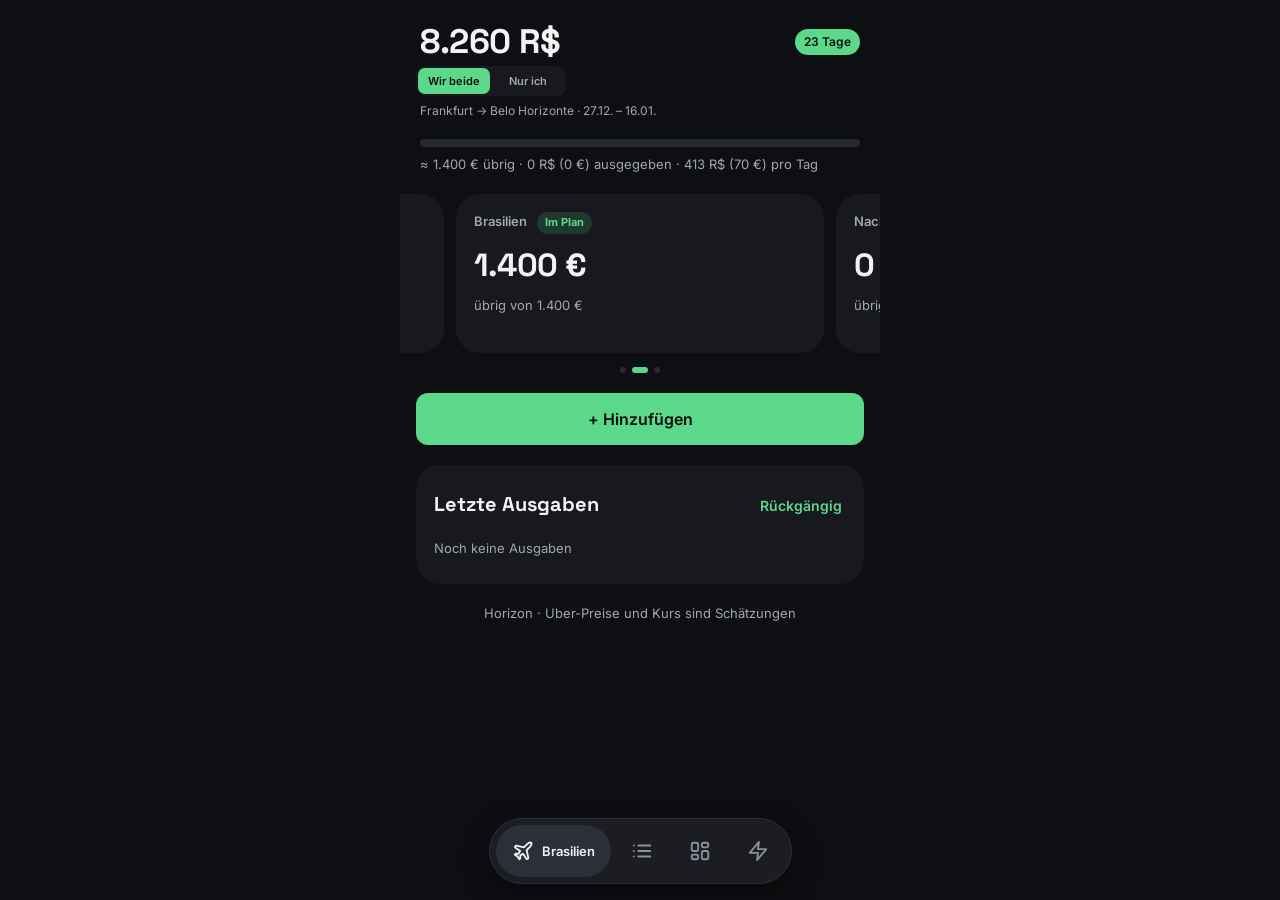
<file: index.html>
<!DOCTYPE html>
<html lang="de">
<head>
<meta charset="utf-8">
<meta name="viewport" content="width=device-width, initial-scale=1, viewport-fit=cover">
<meta name="apple-mobile-web-app-capable" content="yes">
<meta name="apple-mobile-web-app-status-bar-style" content="black-translucent">
<meta name="apple-mobile-web-app-title" content="Horizon">
<meta name="theme-color" content="#0E0F12">
<title>Horizon</title>
<link rel="apple-touch-icon" href="[data-uri]">
<link rel="preconnect" href="https://fonts.googleapis.com">
<link href="https://fonts.googleapis.com/css2?family=Inter:wght@400;500;600;700&family=Space+Grotesk:wght@500;600;700&display=swap" rel="stylesheet">
<style>
:root{color-scheme:dark;--bg:#0E0F12;--card:#17191E;--line:#23262D;--track:#262931;--ink:#F2F3F5;--mute:#A3A7B0;--dim:#8B909A;--g:#5BD88A;--y:#F5C542;--b:#6CB8FF;--r:#FF7A6B}
*{box-sizing:border-box;min-width:0}
html,body{margin:0;background:var(--bg);color:var(--ink);font:16px/1.45 Inter,system-ui,sans-serif;overflow-x:clip;-webkit-tap-highlight-color:transparent}
.wrap{max-width:480px;margin:0 auto;padding:calc(env(safe-area-inset-top) + 24px) 16px calc(env(safe-area-inset-bottom) + 120px);display:flex;flex-direction:column;gap:20px}
.page{display:none;flex-direction:column;gap:20px}.page.on{display:flex}
.num{font-family:'Space Grotesk',sans-serif;font-weight:700;letter-spacing:-.5px}
.muted{color:var(--mute);font-size:13px}
h1{margin:0;font:700 34px/1.05 'Space Grotesk',sans-serif;letter-spacing:-.5px}
h2{margin:0;font:700 20px/1.2 'Space Grotesk',sans-serif}
.pill{background:var(--g);color:#0E0F12;font-weight:600;font-size:13px;padding:6px 10px;border-radius:999px;white-space:nowrap}
.card{background:var(--card);border-radius:24px;padding:18px}
.bar{height:8px;background:var(--track);border-radius:4px;overflow:hidden}.bar>i{display:block;height:100%;background:var(--g);border-radius:4px;transition:width .4s}
.row{display:flex;justify-content:space-between;align-items:baseline;gap:10px}
.head{display:flex;justify-content:space-between;align-items:center;padding:0 4px;gap:8px}
.grp{font-size:13px!important;display:flex;justify-content:space-between;align-items:center;width:100%;background:none;border:0;color:var(--dim);font:600 12px Inter,sans-serif;letter-spacing:.4px;padding:14px 0 2px;min-height:40px;cursor:pointer;text-align:left}
.item{display:block;width:100%;text-align:left;background:none;border:0;border-bottom:1px solid var(--line);color:inherit;font:inherit;padding:12px 0;cursor:pointer;min-height:44px}
.item:last-child{border-bottom:0}
.item .bar{height:5px;margin-top:8px}
.amt{font-weight:600;white-space:nowrap}
.grid{display:grid;grid-template-columns:repeat(2,minmax(0,1fr));gap:12px}
.w{background:var(--card);border-radius:24px;padding:16px;min-height:164px;display:flex;flex-direction:column;justify-content:space-between;gap:8px}
.w.wide{grid-column:span 2;min-height:0}
.btn{background:var(--track);border:0;border-radius:12px;color:var(--ink);font:600 14px Inter,sans-serif;min-height:44px;padding:0 14px;cursor:pointer}
.btn.pri{background:var(--g);color:#0E0F12}.btn.del{background:none;color:var(--r)}
.link{background:none;border:0;color:var(--g);font:600 14px Inter,sans-serif;min-height:44px;cursor:pointer;padding:0 4px}
button:focus-visible,input:focus-visible,select:focus-visible{outline:2px solid var(--b);outline-offset:2px}
.bars{display:flex;align-items:flex-end;gap:10px;height:130px}
.bars>div{flex:1;display:flex;flex-direction:column;justify-content:flex-end;align-items:center;gap:6px;height:100%}
.col{width:100%;position:relative;border-radius:8px 8px 4px 4px;background:var(--track);overflow:hidden}
.col>i{position:absolute;left:0;right:0;bottom:0;border-radius:inherit}
.lbls{display:flex;gap:10px}.lbls span{flex:1;text-align:center;font-size:11px;color:var(--dim);overflow:hidden;text-overflow:ellipsis;white-space:nowrap}
.sheet{position:fixed;inset:0;background:rgba(0,0,0,.55);display:none;align-items:flex-end;justify-content:center;z-index:20}
.sheet.on{display:flex}
.panel{background:#1C1E24;width:100%;max-width:480px;max-height:88vh;overflow:auto;border-radius:24px 24px 0 0;padding:20px 18px calc(env(safe-area-inset-bottom) + 20px);display:flex;flex-direction:column;gap:14px}
label{font-size:13px;color:var(--mute);display:flex;flex-direction:column;gap:6px}
input,select{background:var(--track);border:0;border-radius:12px;color:var(--ink);font:500 16px Inter,sans-serif;padding:12px 14px;min-height:48px;width:100%}
input[type=number]{font:600 20px 'Space Grotesk',sans-serif}
.two{display:grid;grid-template-columns:repeat(2,minmax(0,1fr));gap:10px}
.chips{display:flex;gap:8px;flex-wrap:wrap}
.log div,.line{display:flex;justify-content:space-between;gap:10px;font-size:14px;padding:8px 0;border-bottom:1px solid var(--line)}
.log div:last-child,.line:last-child{border-bottom:0}
.tog{display:flex;align-items:center;gap:10px;background:none;border:0;color:inherit;font:inherit;padding:0;cursor:pointer;min-height:44px;text-align:left}
.box{width:22px;height:22px;border-radius:7px;border:2px solid var(--dim);display:grid;place-items:center;flex:none}
.box.on{background:var(--g);border-color:var(--g)}
.dock{position:fixed;left:50%;transform:translateX(-50%);bottom:calc(env(safe-area-inset-bottom) + 16px);display:flex;gap:4px;padding:6px;background:rgba(30,32,38,.88);backdrop-filter:blur(18px);-webkit-backdrop-filter:blur(18px);border:1px solid #2C2F37;border-radius:999px;box-shadow:0 10px 30px rgba(0,0,0,.45);z-index:10}
.dock button{display:flex;flex-direction:column;align-items:center;gap:2px;background:none;border:0;color:var(--dim);font:600 11px Inter,sans-serif;width:68px;min-height:52px;border-radius:999px;cursor:pointer;justify-content:center}
.dock button.on{background:#2C2F37;color:var(--ink)}
.dock svg{width:22px;height:22px}
.toast{position:fixed;left:50%;bottom:calc(env(safe-area-inset-bottom) + 92px);transform:translateX(-50%);background:#2A2D35;padding:10px 16px;border-radius:999px;font-size:14px;display:none;z-index:30;white-space:nowrap}
.neg{color:var(--r)!important}
.sw{display:flex;flex-wrap:wrap;gap:10px;margin-top:8px}.sw button{width:36px;height:36px;border-radius:50%;border:3px solid transparent;cursor:pointer;padding:0}.sw button[aria-checked=true]{border-color:var(--ink);box-shadow:0 0 0 2px var(--bg) inset}
.grab{width:40px;height:5px;border-radius:3px;background:#3A3D46;margin:-8px auto 2px;flex:none}
.sheet.on .panel{animation:up .25s ease}@keyframes up{from{transform:translateY(100%)}to{transform:none}}
@media (prefers-reduced-motion:reduce){.sheet.on .panel{animation:none}}
.amt{text-align:right}.eq{display:block;font-size:11px;font-weight:500;color:var(--dim)}
.cl{border-bottom:1px solid var(--line)}.cl:last-child{border-bottom:0}
.sub{display:flex;justify-content:space-between;gap:10px;font-size:14px;color:var(--mute);padding:6px 0 6px 20px}
.sub:last-child{padding-bottom:12px}
.prow{display:grid;grid-template-columns:minmax(0,1.6fr) minmax(0,1fr) 40px;gap:8px;margin-top:8px;align-items:center}
.gh{display:flex;align-items:center;gap:4px}.gh .grp{flex:1}
.grp>span:first-child{display:flex;align-items:center;gap:6px}
.ged{background:none;border:0;color:var(--dim);width:40px;min-height:40px;border-radius:10px;cursor:pointer;display:grid;place-items:center;margin-top:10px}
.chev{transition:transform .25s}.chev.up{transform:rotate(-90deg)}
.gi{display:grid;grid-template-rows:1fr;transition:grid-template-rows .3s ease}.gi>div{overflow:hidden}.gi.shut{grid-template-rows:0fr}
@media (prefers-reduced-motion:reduce){.gi,.chev{transition:none}}
.vt{display:inline-grid;grid-template-columns:1fr 1fr;gap:2px;background:var(--card);padding:2px;border-radius:9px;align-self:flex-start}
.vt button{background:none;border:0;color:var(--mute);font:600 11px Inter,sans-serif;min-height:26px;padding:0 10px;border-radius:7px;cursor:pointer;position:relative}.vt button::after{content:'';position:absolute;inset:-9px -2px}
.vt button.on{background:var(--g);color:#0E0F12}
.more{border-top:1px solid var(--line);padding-top:6px}.more summary{color:var(--mute);font-size:14px;cursor:pointer;min-height:40px;display:flex;align-items:center;list-style:none}.more summary::after{content:' ▾'}
.btn.armed{background:var(--r);color:#0E0F12}
.tag{font-size:11px;font-weight:600;color:var(--mute);background:var(--track);padding:2px 7px;border-radius:999px;margin-left:6px}
.seg{display:grid;grid-template-columns:repeat(3,minmax(0,1fr));gap:4px;background:var(--card);padding:4px;border-radius:14px}
.seg button{background:none;border:0;color:var(--mute);font:600 13px Inter,sans-serif;min-height:40px;border-radius:10px;cursor:pointer}
.seg button.on{background:var(--track);color:var(--ink)}
.segp{display:none;flex-direction:column;gap:12px}.segp.on{display:flex}
.ph{display:block;width:100%;background:none;border:0;border-bottom:1px solid var(--line);color:inherit;font:inherit;text-align:left;padding:12px 0;cursor:pointer}
.ph:last-child{border-bottom:0}.ph .bar{height:5px;margin-top:8px}
@media (prefers-reduced-motion:reduce){.bar>i{transition:none}}
</style>
</head>
<body>
<div class="wrap">
  <section class="page" id="p-start">
    <header style="display:flex;flex-direction:column;gap:6px">
      <span class="muted" id="today"></span>
      <div class="row" style="align-items:flex-end"><h1>Brasil 2026</h1><span class="pill" id="count"></span></div>
      <div class="vt"><button data-view="both">Wir beide</button><button data-view="me">Nur ich</button></div>
      <span class="muted" style="font-size:14px">Frankfurt → Belo Horizonte · 27.12. – 16.01.</span>
    </header>
    <div class="card" style="display:flex;flex-direction:column;gap:12px">
      <div class="row"><span class="muted" style="font-weight:500">Reisebudget übrig</span><span class="muted" id="eur"></span></div>
      <div style="display:flex;align-items:baseline;gap:8px"><span class="num" style="font-size:40px" id="left"></span><span class="muted" style="font-size:18px;font-weight:600">R$</span></div>
      <div class="bar"><i id="totbar"></i></div>
      <span class="muted" id="totline"></span>
    </div>
    <div class="card" id="phases"></div>
    <button class="btn pri" id="qOpen" aria-expanded="false" style="min-height:52px;font-size:16px">+ Hinzufügen</button>
    <div class="card" id="qCard" style="display:none">
      <h2 style="margin-bottom:12px">Ausgabe eintragen</h2>
      <form id="quick" style="display:flex;flex-direction:column;gap:10px">
        <label>Eintrag<select id="qItem"></select></label>
        <label><span id="qCur">Betrag in R$</span><span class="muted" id="qConv" style="order:3"></span><input id="qAmt" type="number" inputmode="decimal" step="0.01" min="0" placeholder="0"></label>
        <div class="two"><button type="button" class="btn" id="qClose">Abbrechen</button><button class="btn pri">+ Hinzufügen</button></div>
      </form>
    </div>
    <div class="card"><div class="row" style="margin-bottom:4px"><h2>Letzte Ausgaben</h2><button class="link" id="undo">Rückgängig</button></div><div class="log" id="recent"></div></div>
  </section>

  <section class="page" id="p-budget">
    <div class="head"><h1>Budget</h1><span class="muted" id="bTotal"></span></div>
    <div class="vt"><button data-view="both">Wir beide</button><button data-view="me">Nur ich</button></div>
    <div class="seg" role="tablist"><button data-seg="pre">Vor der Reise</button><button data-seg="br">Brasilien</button><button data-seg="post">Nach der Reise</button></div>
    <div class="segp" id="s-pre">
      <div class="card" style="padding:4px 16px 8px" id="preList"></div>
      <button class="btn" id="addPre">+ Eintrag</button>
    </div>
    <div class="segp" id="s-br">
      <div class="card" style="padding:4px 16px 8px" id="list"></div>
      <div class="two"><button class="btn" id="addItem">+ Eintrag</button><button class="btn" id="addGroup">+ Gruppe</button></div>
      <label style="padding:0 4px">Wechselkurs (R$ pro €)<input id="rate" type="number" inputmode="decimal" step="0.01" min="1"></label>
    </div>
    <div class="segp" id="s-post">
      <div class="card"><div class="row"><h2>Kosten bis Februar</h2><button class="link" id="addCost">+ Eintrag</button></div><p class="muted" style="margin:4px 0 6px">Betrag × Monate, in €</p><div id="costList"></div></div>
    </div>
    <p class="muted" style="margin:0;padding:0 4px">Tippe auf einen Eintrag, um ihn zu bearbeiten.</p>
  </section>

  <section class="page" id="p-over">
    <div class="head"><h1>Übersicht</h1></div>
    <div class="grid">
      <div class="w wide"><div class="row"><span class="muted" style="font-weight:500">Ausgegeben je Gruppe</span><span class="muted">R$</span></div><div class="bars" id="bars"></div><div class="lbls" id="lbls"></div></div>
      <div class="w" id="wDay"></div>
      <div class="w" id="wBuffer"></div>
      <div class="w" id="wSmoke"></div>
      <div class="w" id="wMonth"></div>
      <div class="w wide" id="wTop"></div>
    </div>
  </section>

  <section class="page" id="p-save">
    <div class="head"><h1>Sparen</h1></div>
    <div class="card" id="smokeCard"></div>
    <div class="card" id="bufCard"></div>
    <div class="card"><div class="row"><h2>Geld bis Februar</h2><button class="link" id="addInc">+ Eintrag</button></div><p class="muted" style="margin:4px 0 6px">Nur abgehakte Einträge zählen.</p><div id="incList"></div></div>
    <div class="card"><h2>Backup</h2><p class="muted" style="margin:4px 0 12px">Deine Daten liegen nur auf diesem iPhone. Sichere sie ab und zu.</p><div class="two"><button class="btn" id="exp">Exportieren</button><label class="btn" style="display:grid;place-items:center;color:var(--ink);font:600 14px Inter,sans-serif;cursor:pointer">Importieren<input type="file" id="imp" accept="application/json,.json" style="display:none"></label></div></div>
  </section>
  <p class="muted" style="text-align:center;margin:0">Horizon · Uber-Preise und Kurs sind Schätzungen</p>
</div>

<nav class="dock" aria-label="Seiten">
  <button data-tab="start"><svg viewBox="0 0 24 24" fill="none" stroke="currentColor" stroke-width="2" stroke-linecap="round" stroke-linejoin="round" aria-hidden="true"><path d="M3 11l9-7 9 7v9a1 1 0 0 1-1 1h-5v-6H9v6H4a1 1 0 0 1-1-1z"/></svg>Brasilien</button>
  <button data-tab="budget"><svg viewBox="0 0 24 24" fill="none" stroke="currentColor" stroke-width="2" stroke-linecap="round" aria-hidden="true"><path d="M8 6h13M8 12h13M8 18h13M3 6h.01M3 12h.01M3 18h.01"/></svg>Budget</button>
  <button data-tab="over"><svg viewBox="0 0 24 24" fill="none" stroke="currentColor" stroke-width="2" stroke-linecap="round" stroke-linejoin="round" aria-hidden="true"><rect x="3" y="3" width="7" height="9" rx="2"/><rect x="14" y="3" width="7" height="5" rx="2"/><rect x="14" y="12" width="7" height="9" rx="2"/><rect x="3" y="16" width="7" height="5" rx="2"/></svg>Übersicht</button>
  <button data-tab="save"><svg viewBox="0 0 24 24" fill="none" stroke="currentColor" stroke-width="2" stroke-linecap="round" stroke-linejoin="round" aria-hidden="true"><path d="M12 21s-7-4.5-7-11a4 4 0 0 1 7-2.6A4 4 0 0 1 19 10c0 6.5-7 11-7 11z"/></svg>Sparen</button>
</nav>

<div class="sheet" id="sheet"><div class="panel" id="panel"></div></div>
<div class="toast" id="toast" role="status"></div>

<script>['app.js','ext.js'].forEach(s=>{const e=document.createElement('script');e.src=s+'?t='+Date.now();e.async=false;document.body.appendChild(e)})</script>
</body>
</html>
</file>
